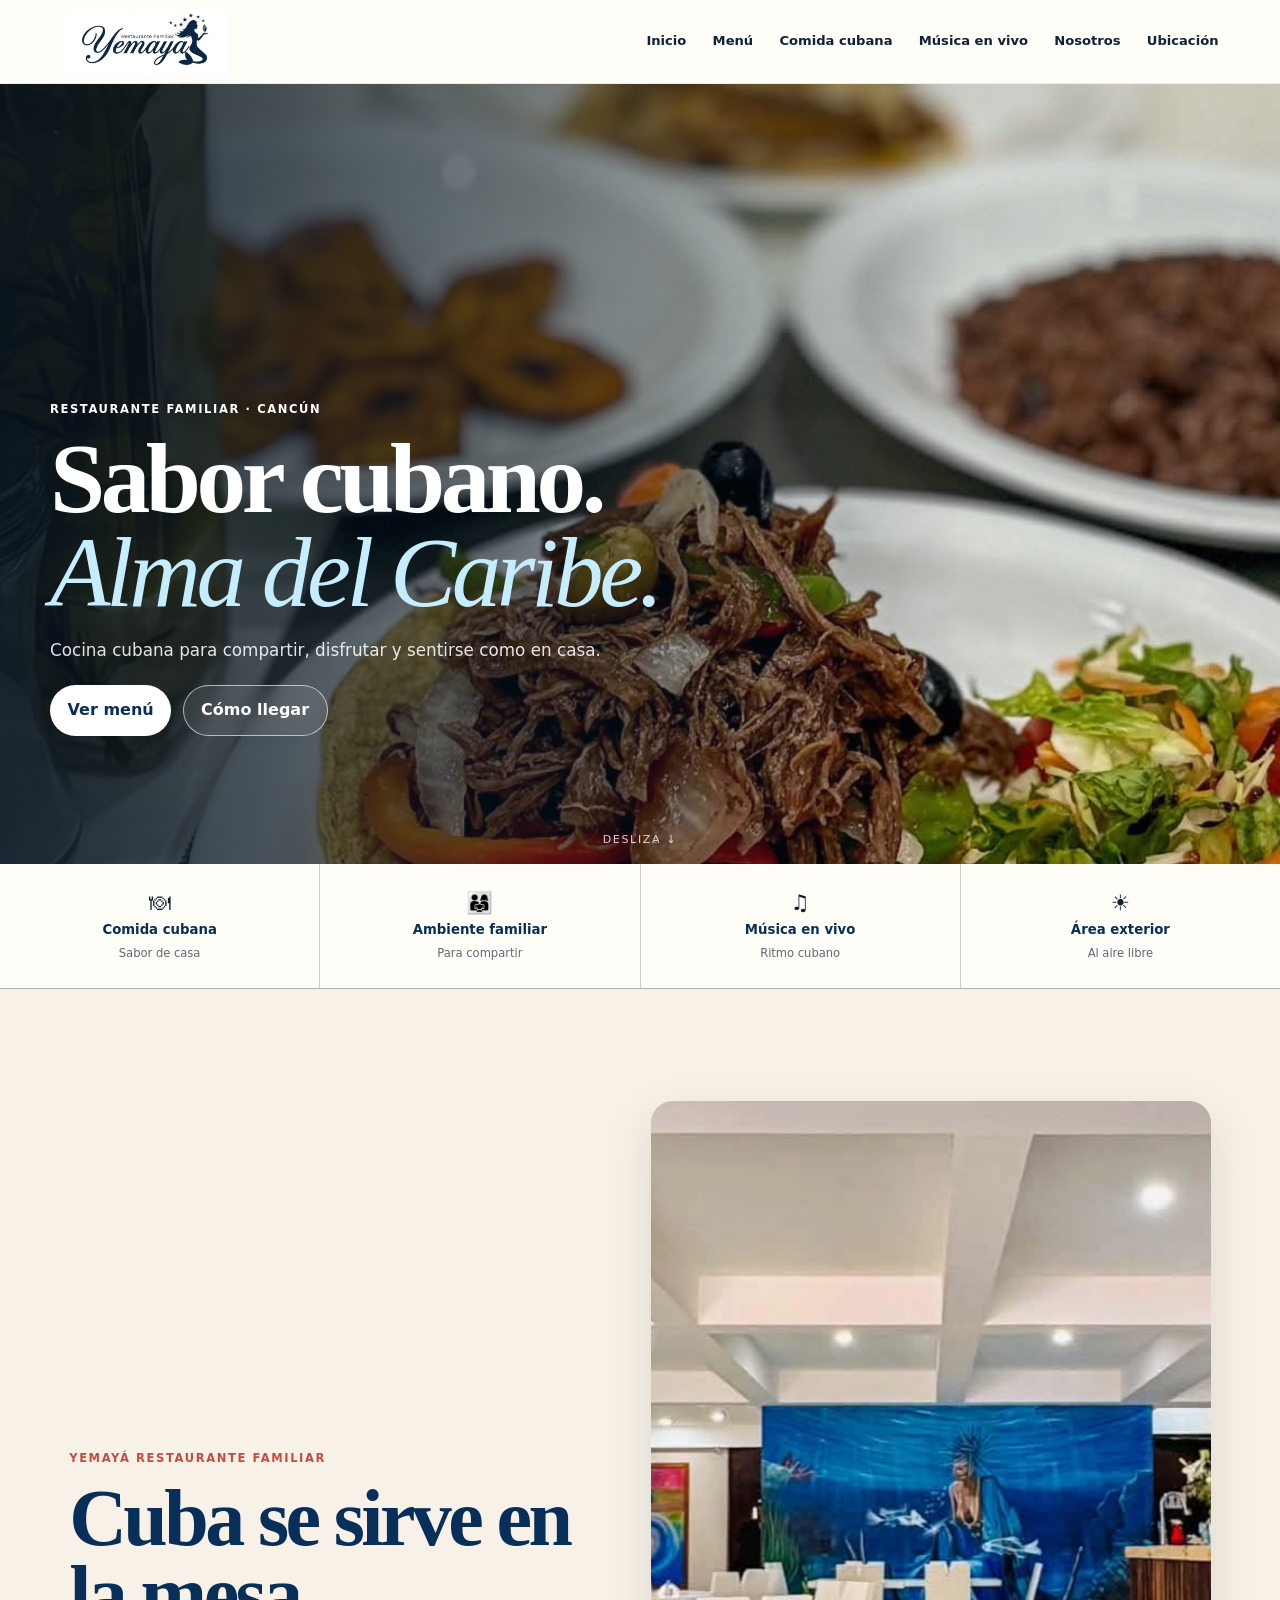
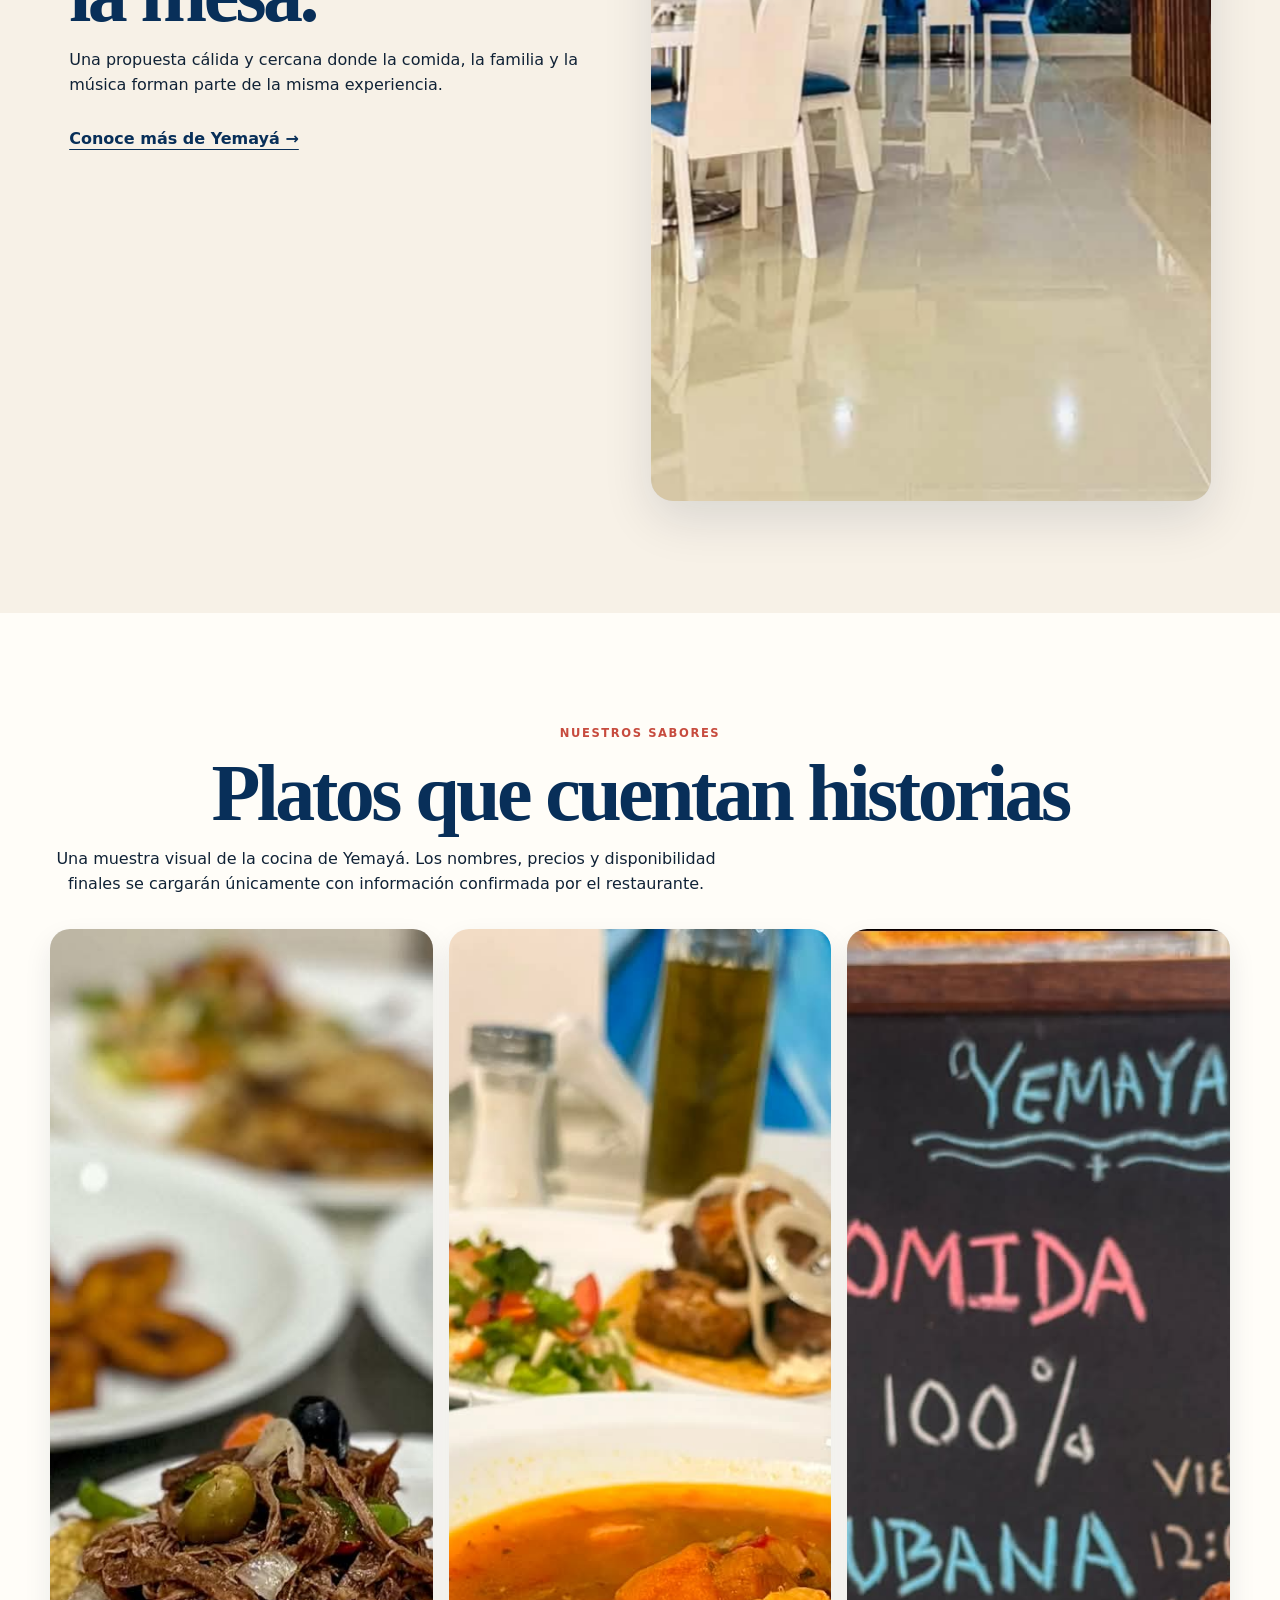
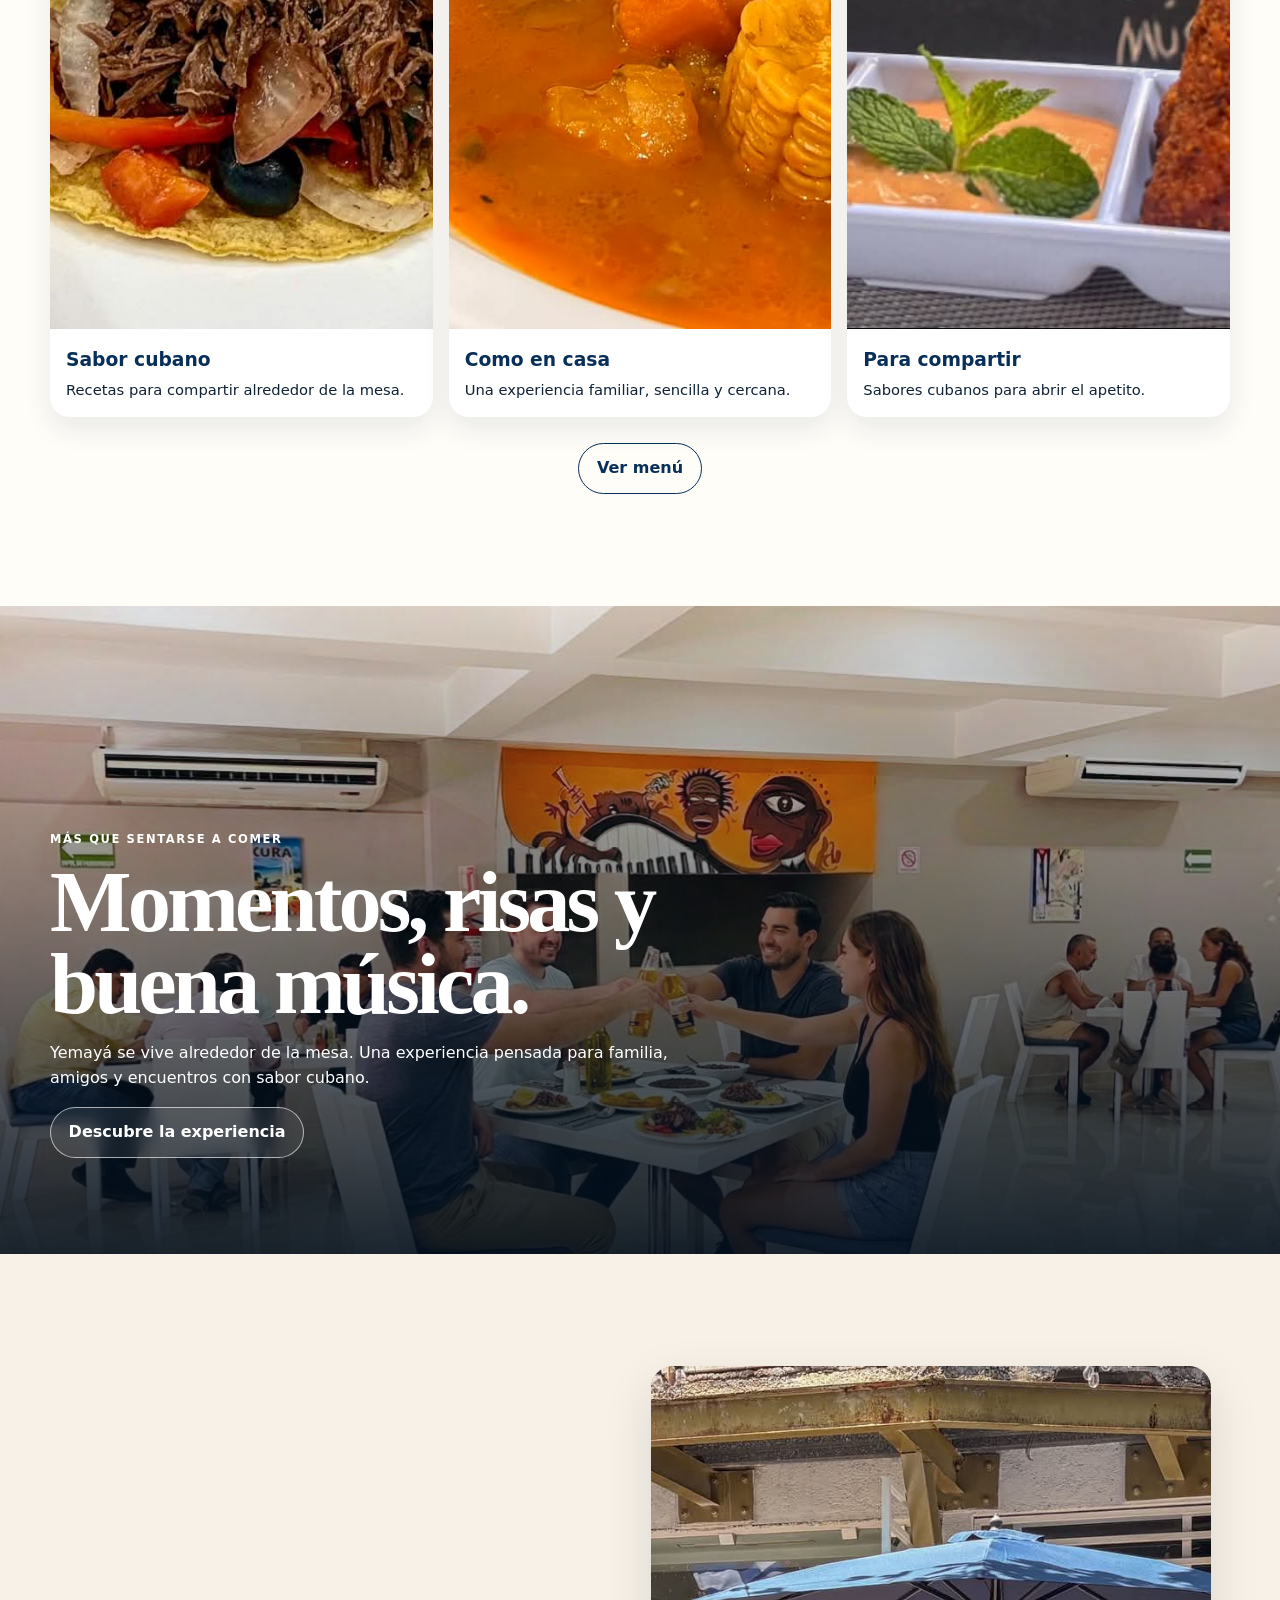
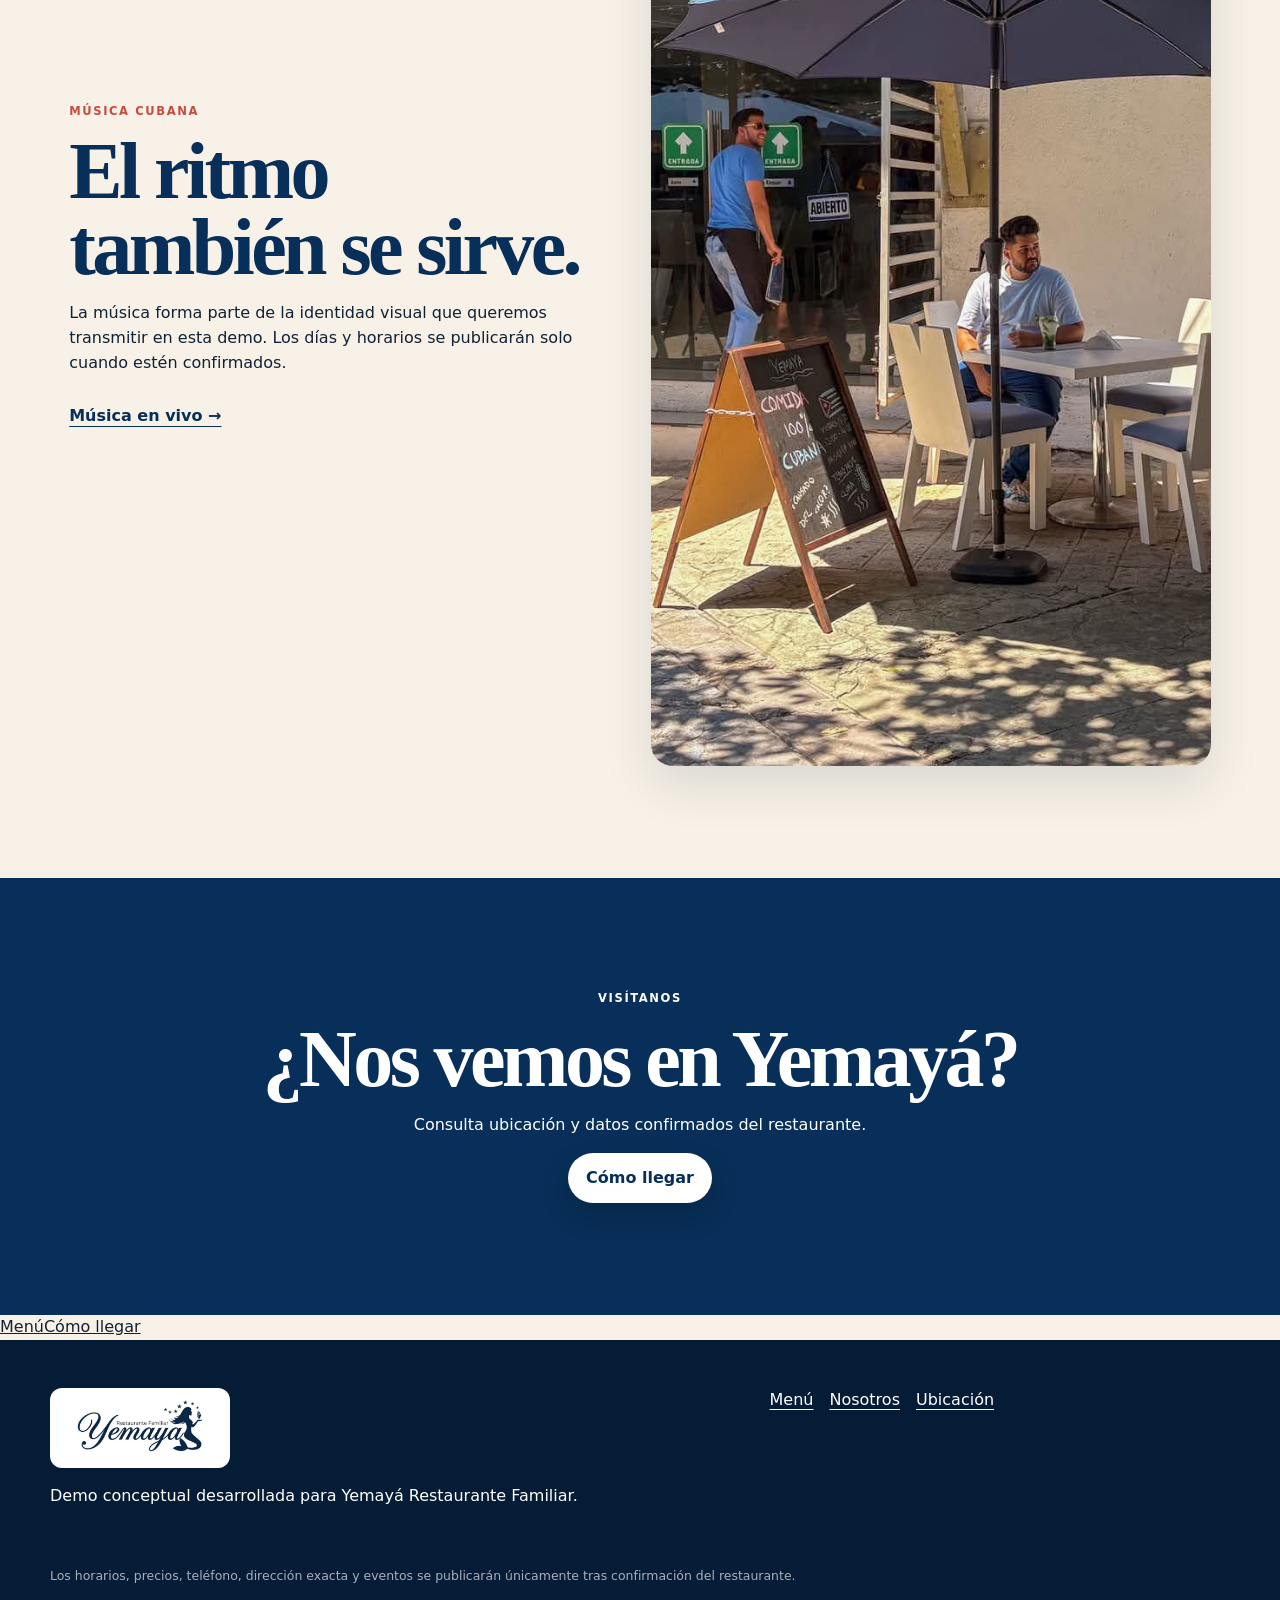
<file: index.html>
<!doctype html>
<html lang="es-MX">
<head>
  <meta charset="utf-8">
  <meta name="viewport" content="width=device-width,initial-scale=1,viewport-fit=cover">
  <meta name="robots" content="noindex,nofollow">
  <title>Comida cubana en Cancún | Yemayá Restaurante Familiar</title>
  <meta name="description" content="Demo de Yemayá Restaurante Familiar: cocina cubana, ambiente familiar y música en vivo en Cancún.">
  <link rel="canonical" href="https://yemaya.hacheinteractive.com/">
  <meta property="og:type" content="website">
  <meta property="og:title" content="Yemayá Restaurante Familiar | Comida cubana en Cancún">
  <meta property="og:description" content="Comida cubana, ambiente familiar y música en vivo en Cancún.">
  <meta property="og:url" content="https://yemaya.hacheinteractive.com/">
  <meta property="og:image" content="https://yemaya.hacheinteractive.com/assets/hero-comida-cubana.jpg">
  <meta name="theme-color" content="#082f59">
  <link rel="stylesheet" href="/styles.css">
  <script type="application/ld+json">{"@context":"https://schema.org","@type":"Restaurant","name":"Yemayá Restaurante Familiar","url":"https://yemaya.hacheinteractive.com/","image":"https://yemaya.hacheinteractive.com/assets/hero-comida-cubana.jpg","logo":"https://yemaya.hacheinteractive.com/assets/logo-yemaya-original.jpg","servesCuisine":["Cubana","Caribeña"],"areaServed":{"@type":"City","name":"Cancún"}}</script>
</head>
<body>
<a class="skip" href="#contenido">Saltar al contenido</a>
<header class="site-header" data-header>
  <a class="brand" href="/" aria-label="Yemayá, inicio"><img src="/assets/logo-yemaya-original.jpg" alt="Yemayá Restaurante Familiar" width="604" height="270"></a>
  <button class="menu-toggle" type="button" aria-expanded="false" aria-controls="main-nav" data-menu-toggle><span></span><span></span><span></span><span class="sr-only">Abrir menú</span></button>
  <nav class="nav" id="main-nav" data-nav aria-label="Navegación principal">
    <a href="/">Inicio</a><a href="/menu/">Menú</a><a href="/comida-cubana-cancun/">Comida cubana</a><a href="/musica-cubana-en-vivo/">Música en vivo</a><a href="/nosotros/">Nosotros</a><a href="/ubicacion/">Ubicación</a>
  </nav>
</header>
<main id="contenido">
<section class="hero" aria-labelledby="hero-title">
  <div class="hero-media"><img src="/assets/hero-comida-cubana.jpg" alt="Plato de cocina cubana servido en Yemayá" width="1000" height="1000" fetchpriority="high"></div><div class="hero-shade"></div>
  <div class="hero-copy reveal"><p class="eyebrow">Restaurante familiar · Cancún</p><h1 id="hero-title">Sabor cubano.<br><em>Alma del Caribe.</em></h1><p class="hero-lead">Cocina cubana para compartir, disfrutar y sentirse como en casa.</p><div class="hero-actions"><a class="button button-primary" href="/menu/">Ver menú</a><a class="button button-ghost" href="/ubicacion/">Cómo llegar</a></div></div>
  <a class="scroll-cue" href="#historia">Desliza ↓</a>
</section>
<section class="quick-facts" aria-label="Características de Yemayá"><div><span>🍽</span><strong>Comida cubana</strong><small>Sabor de casa</small></div><div><span>👨‍👩‍👧</span><strong>Ambiente familiar</strong><small>Para compartir</small></div><div><span>♫</span><strong>Música en vivo</strong><small>Ritmo cubano</small></div><div><span>☀</span><strong>Área exterior</strong><small>Al aire libre</small></div></section>
<section class="section-grid story" id="historia"><div class="story-copy reveal"><p class="eyebrow red">Yemayá Restaurante Familiar</p><h2>Cuba se sirve en la mesa.</h2><p>Una propuesta cálida y cercana donde la comida, la familia y la música forman parte de la misma experiencia.</p><a class="text-link" href="/nosotros/">Conoce más de Yemayá →</a></div><figure class="media-card reveal parallax-media"><img src="/assets/interior-yemaya.jpg" alt="Interior de Yemayá Restaurante Familiar en Cancún" width="1000" height="1000" loading="lazy" decoding="async"></figure></section>
<section class="flavours" aria-labelledby="sabores-title"><div class="section-heading reveal"><p class="eyebrow red">Nuestros sabores</p><h2 id="sabores-title">Platos que cuentan historias</h2><p>Una muestra visual de la cocina de Yemayá. Los nombres, precios y disponibilidad finales se cargarán únicamente con información confirmada por el restaurante.</p></div><div class="food-grid"><article class="food-card reveal"><div class="food-image"><img src="/assets/hero-comida-cubana.jpg" alt="Plato de cocina cubana de Yemayá" width="1000" height="1000" loading="lazy" decoding="async"></div><div class="food-body"><h3>Sabor cubano</h3><p>Recetas para compartir alrededor de la mesa.</p></div></article><article class="food-card reveal"><div class="food-image"><img src="/assets/sopa-cubana.jpg" alt="Sopa cubana servida en Yemayá" width="1000" height="1000" loading="lazy" decoding="async"></div><div class="food-body"><h3>Como en casa</h3><p>Una experiencia familiar, sencilla y cercana.</p></div></article><article class="food-card reveal"><div class="food-image"><img src="/assets/croquetas-cubanas.jpg" alt="Croquetas servidas en Yemayá" width="1000" height="1000" loading="lazy" decoding="async"></div><div class="food-body"><h3>Para compartir</h3><p>Sabores cubanos para abrir el apetito.</p></div></article></div><div class="center"><a class="button button-outline" href="/menu/">Ver menú</a></div></section>
<section class="experience"><div class="experience-image parallax-media"><img src="/assets/ambiente-familiar.jpg" alt="Clientes compartiendo en Yemayá" width="1000" height="1000" loading="lazy" decoding="async"></div><div class="experience-copy reveal"><p class="eyebrow">Más que sentarse a comer</p><h2>Momentos, risas y buena música.</h2><p>Yemayá se vive alrededor de la mesa. Una experiencia pensada para familia, amigos y encuentros con sabor cubano.</p><a class="button button-ghost" href="/musica-cubana-en-vivo/">Descubre la experiencia</a></div></section>
<section class="section-grid music"><div class="story-copy reveal"><p class="eyebrow red">Música cubana</p><h2>El ritmo también se sirve.</h2><p>La música forma parte de la identidad visual que queremos transmitir en esta demo. Los días y horarios se publicarán solo cuando estén confirmados.</p><a class="text-link" href="/musica-cubana-en-vivo/">Música en vivo →</a></div><figure class="media-card reveal"><img src="/assets/musica-cubana-vivo.jpg" alt="Músicos cubanos tocando en el exterior de Yemayá" width="1000" height="1000" loading="lazy" decoding="async"></figure></section>
<section class="visit"><div class="reveal"><p class="eyebrow">Visítanos</p><h2>¿Nos vemos en Yemayá?</h2><p>Consulta ubicación y datos confirmados del restaurante.</p><a class="button button-primary" href="/ubicacion/">Cómo llegar</a></div></section>
</main>
<nav class="mobile-cta" aria-label="Acciones rápidas"><a href="/menu/">Menú</a><a href="/ubicacion/">Cómo llegar</a></nav>
<footer class="footer"><div><img src="/assets/logo-yemaya-original.jpg" alt="Yemayá Restaurante Familiar" width="604" height="270"><p>Demo conceptual desarrollada para Yemayá Restaurante Familiar.</p></div><nav aria-label="Pie de página"><a href="/menu/">Menú</a><a href="/nosotros/">Nosotros</a><a href="/ubicacion/">Ubicación</a></nav><p class="fineprint">Los horarios, precios, teléfono, dirección exacta y eventos se publicarán únicamente tras confirmación del restaurante.</p></footer>
<script src="/app.js" defer></script>
</body></html>
</file>
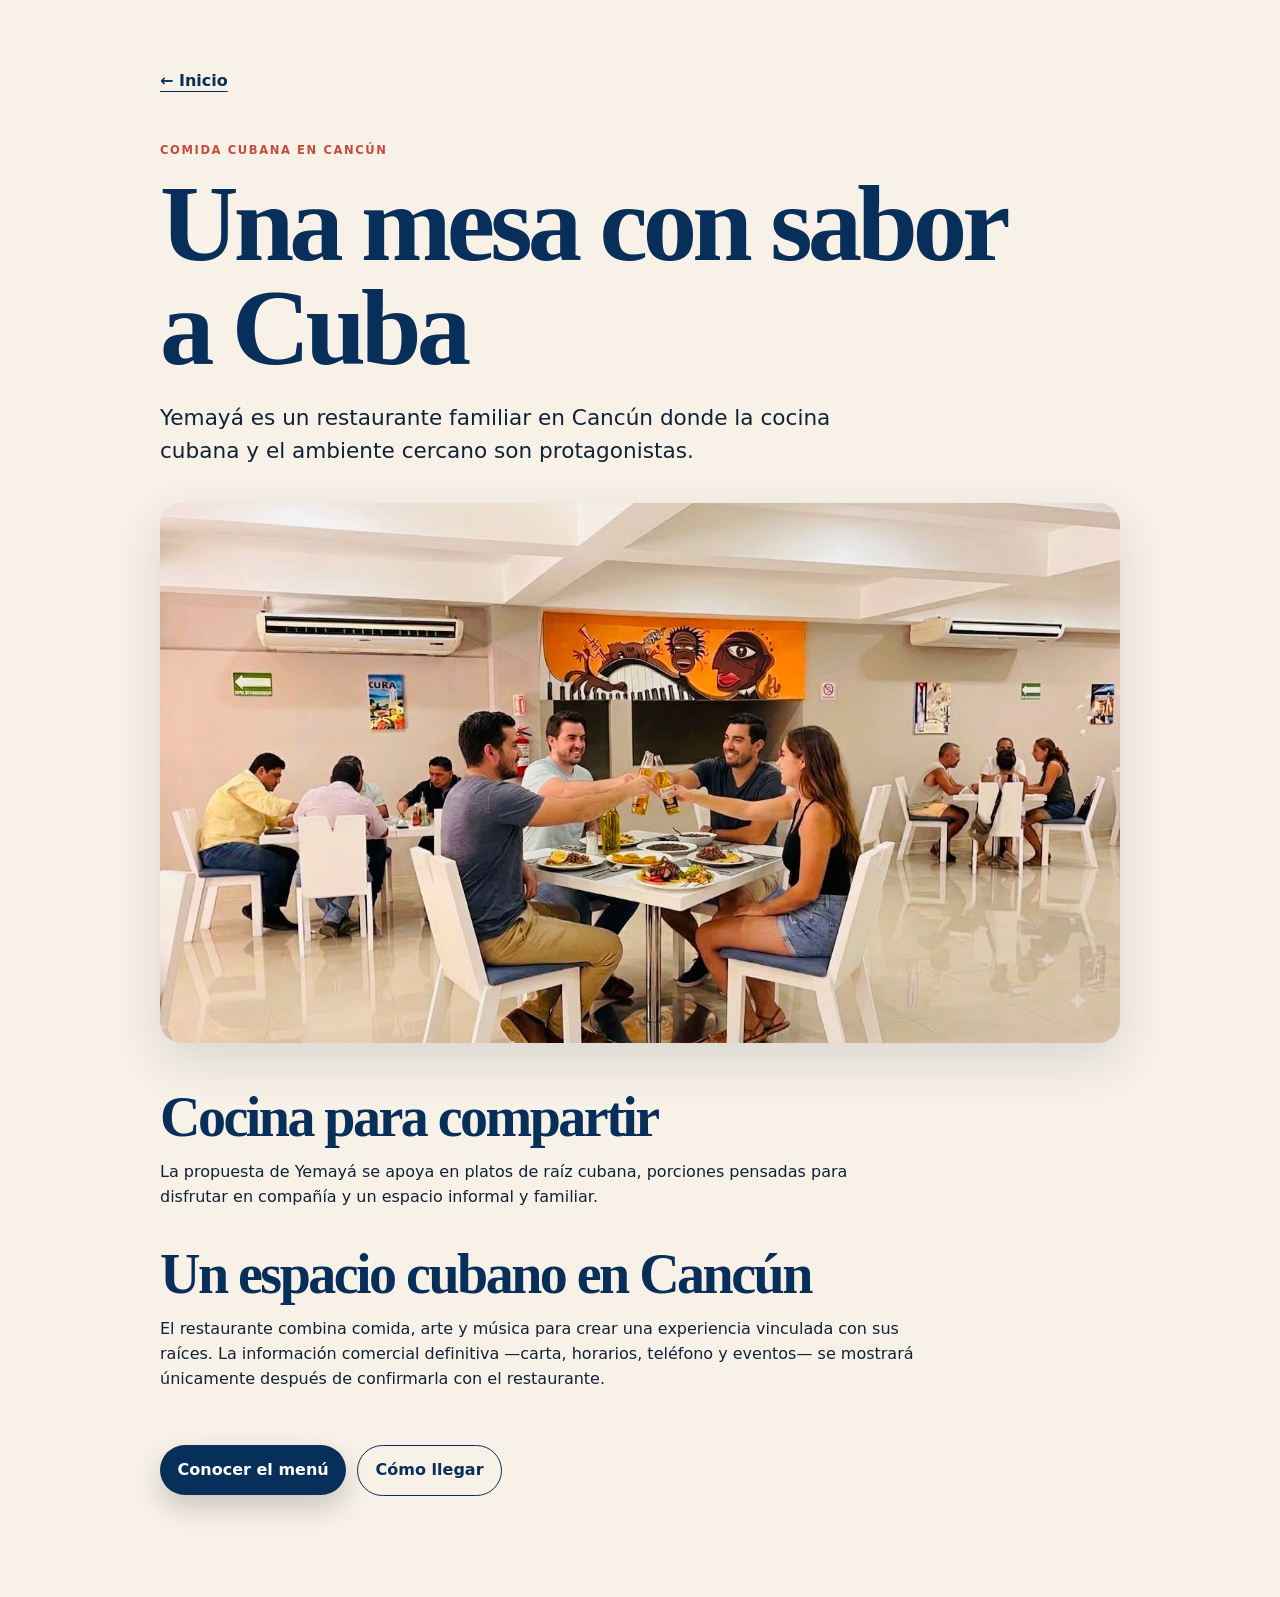
<file: comida-cubana-cancun/index.html>
<!doctype html><html lang="es-MX"><head><meta charset="utf-8"><meta name="viewport" content="width=device-width,initial-scale=1"><meta name="robots" content="noindex,nofollow"><title>Comida cubana en Cancún | Yemayá Restaurante Familiar</title><meta name="description" content="¿Buscas comida cubana en Cancún? Conoce Yemayá Restaurante Familiar: cocina cubana, ambiente familiar y una experiencia cercana al sabor de casa."><link rel="canonical" href="https://yemaya.hacheinteractive.com/comida-cubana-cancun/"><link rel="stylesheet" href="/styles.css"></head><body><main class="subpage"><a class="text-link" href="/">← Inicio</a><p class="eyebrow red">Comida cubana en Cancún</p><h1>Una mesa con sabor a Cuba</h1><p class="lead">Yemayá es un restaurante familiar en Cancún donde la cocina cubana y el ambiente cercano son protagonistas.</p><figure class="media-card"><img src="/assets/ambiente-familiar.jpg" alt="Familia y amigos compartiendo comida en Yemayá Restaurante Familiar en Cancún"></figure><section class="prose"><h2>Cocina para compartir</h2><p>La propuesta de Yemayá se apoya en platos de raíz cubana, porciones pensadas para disfrutar en compañía y un espacio informal y familiar.</p><h2>Un espacio cubano en Cancún</h2><p>El restaurante combina comida, arte y música para crear una experiencia vinculada con sus raíces. La información comercial definitiva —carta, horarios, teléfono y eventos— se mostrará únicamente después de confirmarla con el restaurante.</p></section><p><a class="button button-primary" href="/menu/">Conocer el menú</a> <a class="button button-outline" href="/ubicacion/">Cómo llegar</a></p></main></body></html>
</file>
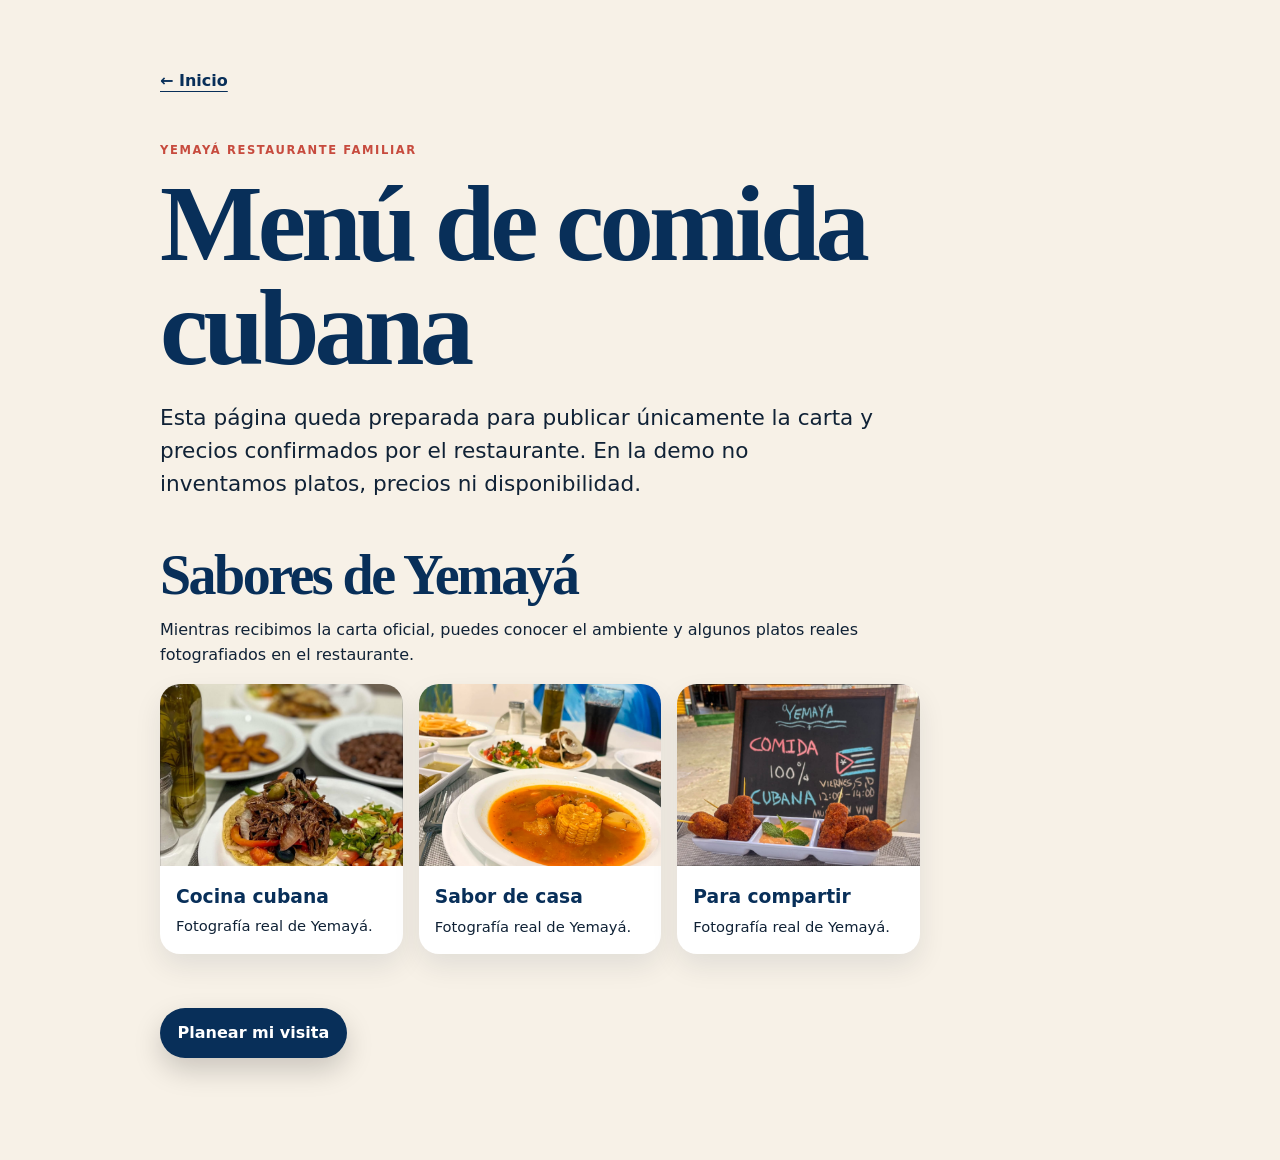
<file: menu/index.html>
<!doctype html><html lang="es-MX"><head><meta charset="utf-8"><meta name="viewport" content="width=device-width,initial-scale=1"><meta name="robots" content="noindex,nofollow"><title>Menú de comida cubana | Yemayá Cancún</title><meta name="description" content="Conoce el menú de Yemayá Restaurante Familiar en Cancún. Cocina cubana para compartir, con sabores caseros y platos preparados al estilo de casa."><link rel="canonical" href="https://yemaya.hacheinteractive.com/menu/"><link rel="stylesheet" href="/styles.css"></head><body><main class="subpage"><a class="text-link" href="/">← Inicio</a><p class="eyebrow red">Yemayá Restaurante Familiar</p><h1>Menú de comida cubana</h1><p class="lead">Esta página queda preparada para publicar únicamente la carta y precios confirmados por el restaurante. En la demo no inventamos platos, precios ni disponibilidad.</p><section class="menu-note"><h2>Sabores de Yemayá</h2><p>Mientras recibimos la carta oficial, puedes conocer el ambiente y algunos platos reales fotografiados en el restaurante.</p><div class="food-grid"><article class="food-card"><div class="food-image"><img src="/assets/hero-comida-cubana.jpg" alt="Plato de cocina cubana servido en Yemayá"></div><div class="food-body"><h3>Cocina cubana</h3><p>Fotografía real de Yemayá.</p></div></article><article class="food-card"><div class="food-image"><img src="/assets/sopa-cubana.jpg" alt="Sopa casera servida en Yemayá"></div><div class="food-body"><h3>Sabor de casa</h3><p>Fotografía real de Yemayá.</p></div></article><article class="food-card"><div class="food-image"><img src="/assets/croquetas-cubanas.jpg" alt="Croquetas servidas en Yemayá"></div><div class="food-body"><h3>Para compartir</h3><p>Fotografía real de Yemayá.</p></div></article></div></section><p><a class="button button-primary" href="/ubicacion/">Planear mi visita</a></p></main><script src="/app.js" defer></script></body></html>
</file>
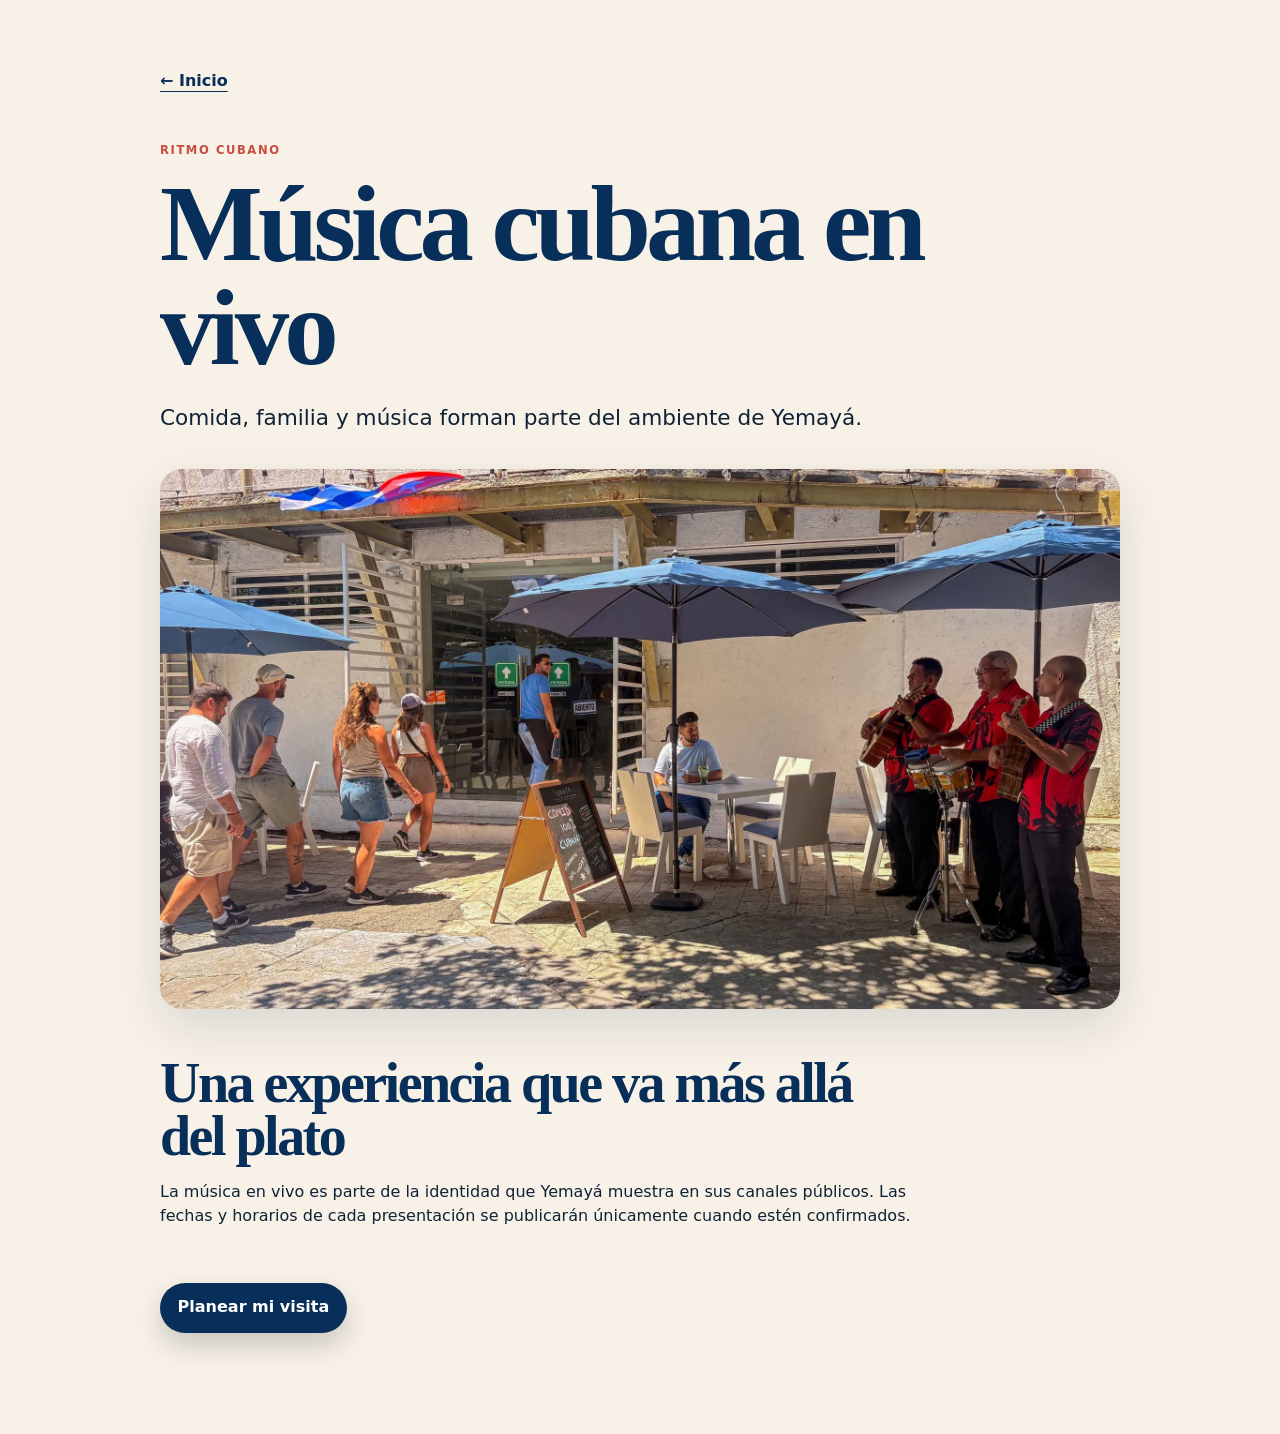
<file: musica-cubana-en-vivo/index.html>
<!doctype html><html lang="es-MX"><head><meta charset="utf-8"><meta name="viewport" content="width=device-width,initial-scale=1"><meta name="robots" content="noindex,nofollow"><title>Música cubana en vivo | Yemayá Cancún</title><meta name="description" content="Conoce el ambiente de Yemayá Restaurante Familiar y su propuesta de música cubana en vivo en Cancún. Consulta fechas confirmadas antes de tu visita."><link rel="canonical" href="https://yemaya.hacheinteractive.com/musica-cubana-en-vivo/"><link rel="stylesheet" href="/styles.css"></head><body><main class="subpage"><a class="text-link" href="/">← Inicio</a><p class="eyebrow red">Ritmo cubano</p><h1>Música cubana en vivo</h1><p class="lead">Comida, familia y música forman parte del ambiente de Yemayá.</p><figure class="media-card"><img src="/assets/musica-cubana-vivo.jpg" alt="Músicos cubanos tocando en vivo en el exterior de Yemayá Restaurante Familiar en Cancún"></figure><section class="prose"><h2>Una experiencia que va más allá del plato</h2><p>La música en vivo es parte de la identidad que Yemayá muestra en sus canales públicos. Las fechas y horarios de cada presentación se publicarán únicamente cuando estén confirmados.</p></section><p><a class="button button-primary" href="/ubicacion/">Planear mi visita</a></p></main></body></html>
</file>
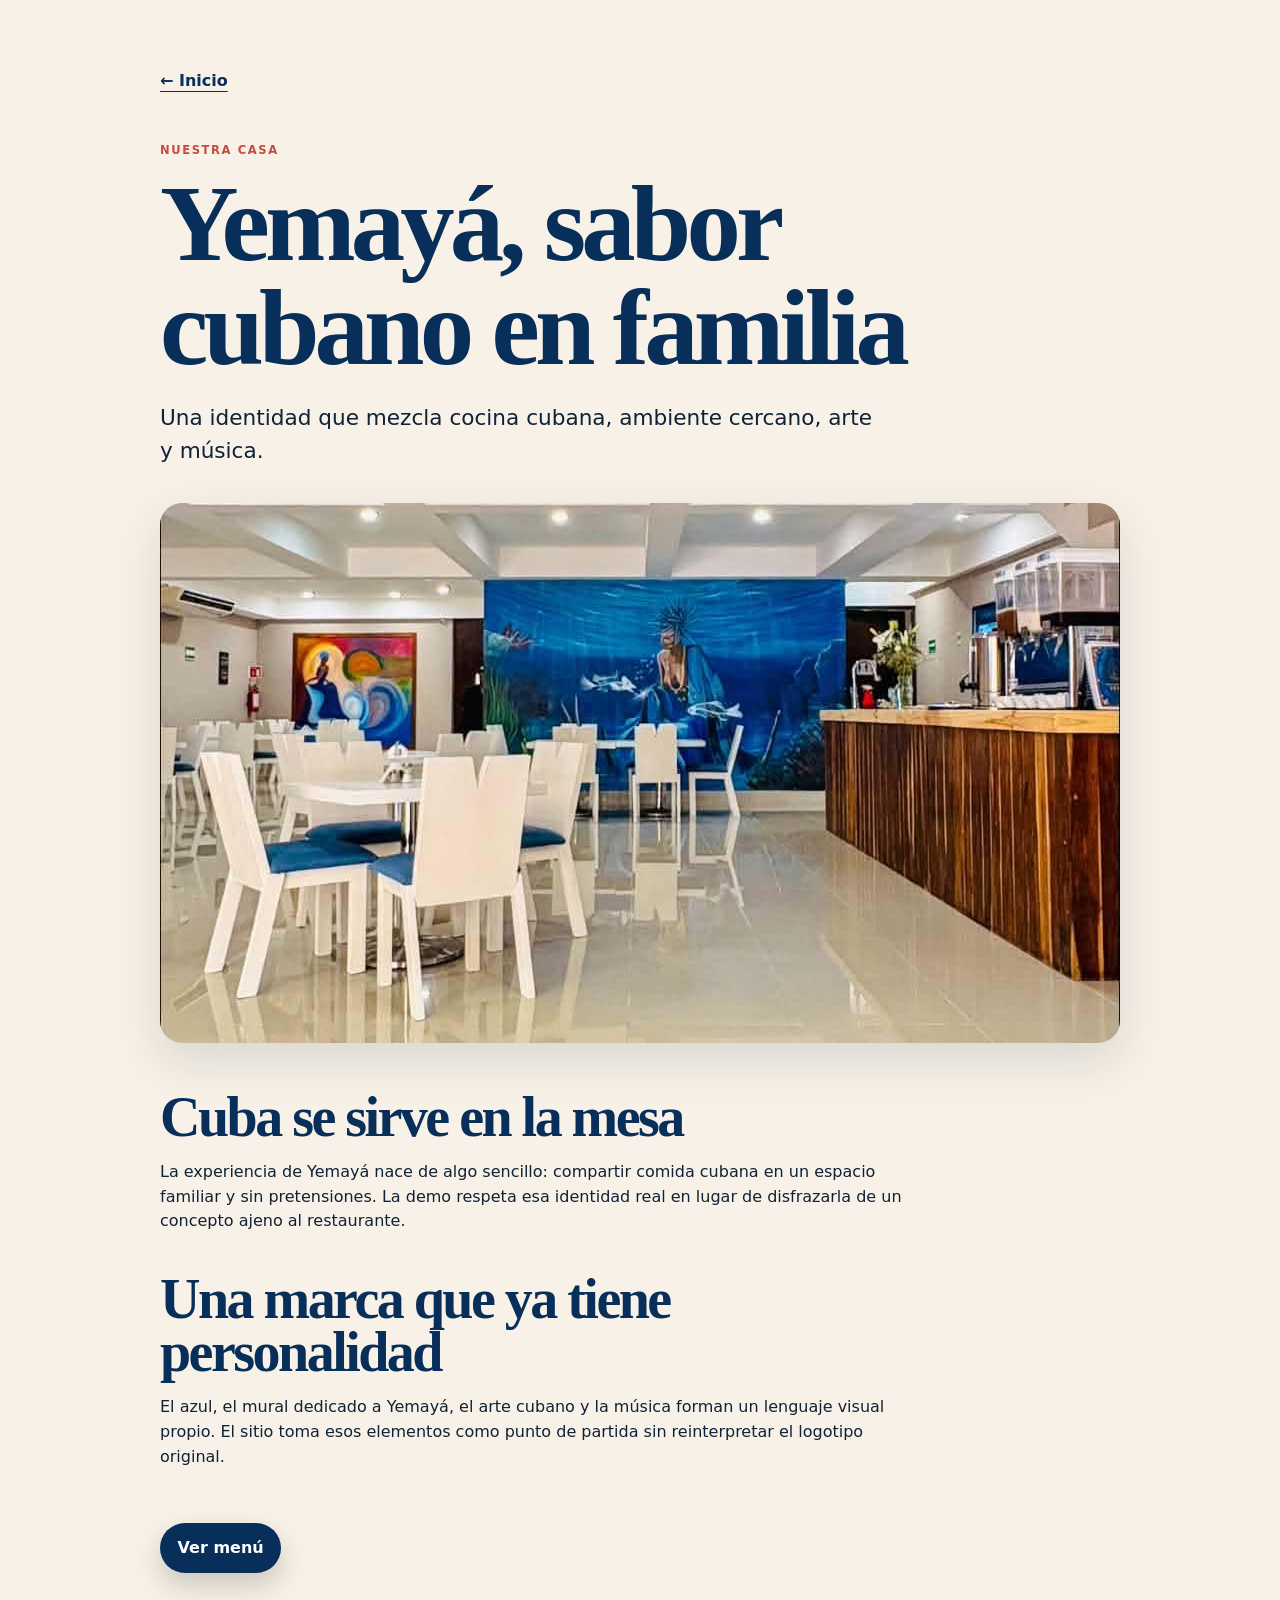
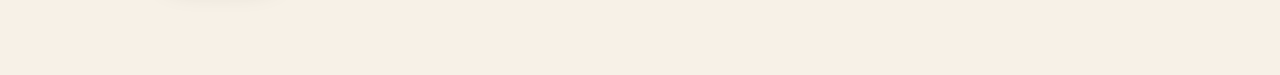
<file: nosotros/index.html>
<!doctype html><html lang="es-MX"><head><meta charset="utf-8"><meta name="viewport" content="width=device-width,initial-scale=1"><meta name="robots" content="noindex,nofollow"><title>Yemayá Restaurante Familiar | Nuestra historia</title><meta name="description" content="Conoce Yemayá Restaurante Familiar, una propuesta de comida cubana en Cancún con ambiente familiar, arte, música y sabor de casa."><link rel="canonical" href="https://yemaya.hacheinteractive.com/nosotros/"><link rel="stylesheet" href="/styles.css"></head><body><main class="subpage"><a class="text-link" href="/">← Inicio</a><p class="eyebrow red">Nuestra casa</p><h1>Yemayá, sabor cubano en familia</h1><p class="lead">Una identidad que mezcla cocina cubana, ambiente cercano, arte y música.</p><figure class="media-card"><img src="/assets/interior-yemaya.jpg" alt="Interior de Yemayá Restaurante Familiar con mural azul inspirado en Yemayá"></figure><section class="prose"><h2>Cuba se sirve en la mesa</h2><p>La experiencia de Yemayá nace de algo sencillo: compartir comida cubana en un espacio familiar y sin pretensiones. La demo respeta esa identidad real en lugar de disfrazarla de un concepto ajeno al restaurante.</p><h2>Una marca que ya tiene personalidad</h2><p>El azul, el mural dedicado a Yemayá, el arte cubano y la música forman un lenguaje visual propio. El sitio toma esos elementos como punto de partida sin reinterpretar el logotipo original.</p></section><p><a class="button button-primary" href="/menu/">Ver menú</a></p></main></body></html>
</file>
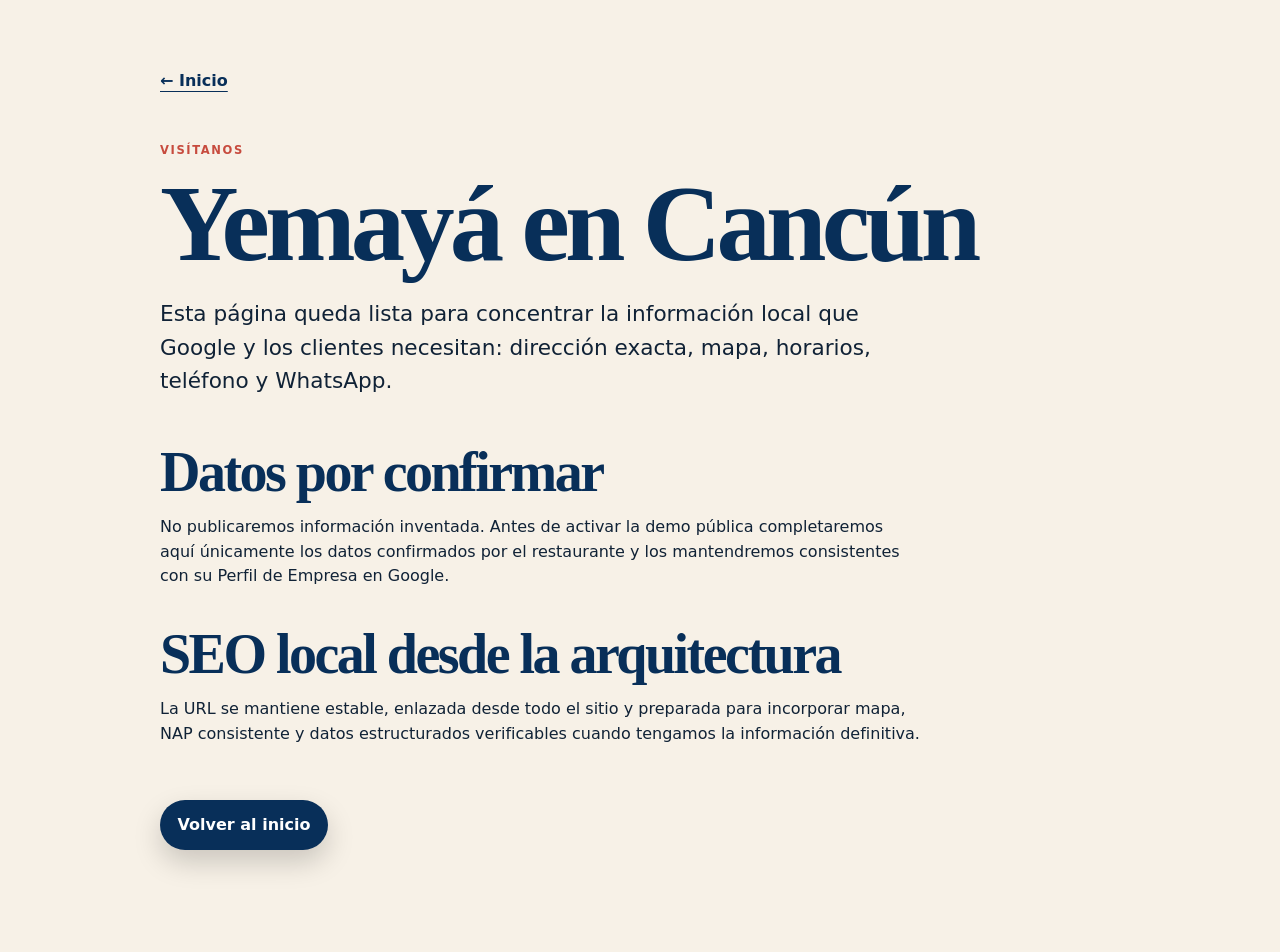
<file: ubicacion/index.html>
<!doctype html><html lang="es-MX"><head><meta charset="utf-8"><meta name="viewport" content="width=device-width,initial-scale=1"><title>Ubicación de Yemayá Restaurante Familiar | Cancún</title><meta name="description" content="Consulta la ubicación, horarios y datos de contacto de Yemayá Restaurante Familiar en Cancún. Información comercial sujeta a confirmación del restaurante."><link rel="canonical" href="https://yemaya.hacheinteractive.com/ubicacion/"><link rel="stylesheet" href="/styles.css"></head><body><main class="subpage"><a class="text-link" href="/">← Inicio</a><p class="eyebrow red">Visítanos</p><h1>Yemayá en Cancún</h1><p class="lead">Esta página queda lista para concentrar la información local que Google y los clientes necesitan: dirección exacta, mapa, horarios, teléfono y WhatsApp.</p><section class="prose"><h2>Datos por confirmar</h2><p>No publicaremos información inventada. Antes de activar la demo pública completaremos aquí únicamente los datos confirmados por el restaurante y los mantendremos consistentes con su Perfil de Empresa en Google.</p><h2>SEO local desde la arquitectura</h2><p>La URL se mantiene estable, enlazada desde todo el sitio y preparada para incorporar mapa, NAP consistente y datos estructurados verificables cuando tengamos la información definitiva.</p></section><p><a class="button button-primary" href="/">Volver al inicio</a></p></main></body></html>
</file>
<file: styles.css>
:root{--navy:#082f59;--navy-2:#041c36;--cream:#f7f1e7;--paper:#fffdf8;--ink:#102236;--red:#c74b3e;--sky:#69c8ee;--line:rgba(8,47,89,.18);--shadow:0 18px 50px rgba(6,28,51,.12);--radius:22px;--max:1180px}*{box-sizing:border-box}html{scroll-behavior:smooth}body{margin:0;color:var(--ink);background:var(--cream);font-family:Inter,ui-sans-serif,system-ui,-apple-system,BlinkMacSystemFont,"Segoe UI",sans-serif;line-height:1.55}img{display:block;max-width:100%}a{color:inherit}.skip{position:fixed;left:1rem;top:-5rem;background:#fff;padding:.8rem 1rem;z-index:999}.skip:focus{top:1rem}.sr-only{position:absolute;width:1px;height:1px;padding:0;margin:-1px;overflow:hidden;clip:rect(0,0,0,0);white-space:nowrap;border:0}.site-header{position:sticky;top:0;z-index:100;display:flex;align-items:center;justify-content:space-between;min-height:76px;padding:.55rem 1rem;background:rgba(255,253,248,.94);backdrop-filter:blur(16px);border-bottom:1px solid rgba(8,47,89,.08);transition:.28s ease}.site-header.is-scrolled{min-height:64px;box-shadow:0 10px 30px rgba(6,28,51,.08)}.brand{width:148px;display:block}.brand img{width:100%;height:54px;object-fit:contain;object-position:center}.menu-toggle{width:46px;height:46px;border:0;background:transparent;display:grid;place-content:center;gap:5px;padding:0}.menu-toggle span:not(.sr-only){display:block;width:25px;height:2px;background:var(--navy);transition:.25s ease}.menu-toggle[aria-expanded=true] span:nth-child(1){transform:translateY(7px) rotate(45deg)}.menu-toggle[aria-expanded=true] span:nth-child(2){opacity:0}.menu-toggle[aria-expanded=true] span:nth-child(3){transform:translateY(-7px) rotate(-45deg)}.nav{position:fixed;inset:76px 0 auto 0;padding:1.1rem 1rem 1.4rem;background:var(--paper);display:grid;gap:.2rem;border-bottom:1px solid var(--line);box-shadow:var(--shadow);transform:translateY(-130%);opacity:0;pointer-events:none;transition:.3s ease}.nav.is-open{transform:none;opacity:1;pointer-events:auto}.nav a{text-decoration:none;padding:.9rem 1rem;border-radius:12px;font-weight:700}.nav a:hover,.nav a:focus-visible{background:rgba(8,47,89,.06)}.nav-cta{background:var(--navy)!important;color:white;text-align:center}.hero{position:relative;min-height:calc(100svh - 76px);display:flex;align-items:flex-end;overflow:hidden;background:var(--navy-2);color:white}.hero-media,.hero-shade{position:absolute;inset:0}.hero-media img{width:100%;height:100%;object-fit:cover;object-position:55% center;transform:scale(1.035);animation:heroBreath 14s ease-in-out infinite alternate}.hero-shade{background:linear-gradient(180deg,rgba(3,17,31,.18) 12%,rgba(3,17,31,.42) 48%,rgba(3,17,31,.92) 100%)}.hero-copy{position:relative;z-index:2;padding:2rem 1.25rem 6rem;max-width:760px}.eyebrow{text-transform:uppercase;letter-spacing:.14em;font-size:.72rem;font-weight:850;margin:0 0 .8rem}.eyebrow.red{color:var(--red)}h1,h2{font-family:Georgia,"Times New Roman",serif;letter-spacing:-.045em;line-height:.95;margin:.25rem 0 1rem}h1{font-size:clamp(3rem,13vw,6.2rem)}h1 em{font-weight:400;color:#c6ecff}.hero-lead{font-size:1.05rem;max-width:38rem;color:rgba(255,255,255,.88)}.hero-actions{display:flex;gap:.7rem;flex-wrap:wrap;margin-top:1.4rem}.button{display:inline-flex;align-items:center;justify-content:center;min-height:50px;padding:.75rem 1.1rem;border-radius:999px;text-decoration:none;font-weight:800;transition:transform .18s ease,box-shadow .18s ease,background .18s ease}.button:active{transform:scale(.98)}.button-primary{background:var(--navy);color:#fff;box-shadow:0 12px 28px rgba(0,0,0,.18)}.hero .button-primary{background:#fff;color:var(--navy)}.button-ghost{border:1px solid rgba(255,255,255,.62);color:white;background:rgba(255,255,255,.08);backdrop-filter:blur(8px)}.button-outline{border:1px solid var(--navy);color:var(--navy)}.scroll-cue{position:absolute;bottom:1rem;left:50%;z-index:2;transform:translateX(-50%);color:white;font-size:.69rem;text-transform:uppercase;letter-spacing:.15em;text-decoration:none;opacity:.8}.quick-facts{display:grid;grid-template-columns:1fr 1fr;gap:1px;background:var(--line);border-bottom:1px solid var(--line)}.quick-facts>div{background:var(--paper);padding:1.1rem .9rem;text-align:center}.quick-facts span{font-size:1.35rem;display:block}.quick-facts strong{display:block;font-size:.83rem;color:var(--navy)}.quick-facts small{font-size:.72rem;opacity:.67}.section-grid,.flavours,.visit{padding:4.8rem 1.2rem}.story{max-width:var(--max);margin:auto}.story-copy h2,.section-heading h2,.visit h2{font-size:clamp(2.7rem,10vw,5rem);color:var(--navy)}.story-copy p:not(.eyebrow),.section-heading p:not(.eyebrow){max-width:42rem}.text-link{display:inline-flex;gap:.6rem;margin-top:.8rem;font-weight:850;color:var(--navy);text-underline-offset:5px}.media-card{margin:2rem 0 0;border-radius:var(--radius);overflow:hidden;box-shadow:var(--shadow);background:#ddd}.media-card img{width:100%;aspect-ratio:4/3;object-fit:cover}.flavours{background:var(--paper)}.section-heading{max-width:var(--max);margin:0 auto 2rem;text-align:center}.food-grid{display:grid;gap:1rem;max-width:var(--max);margin:auto}.food-card{border-radius:20px;overflow:hidden;background:#fff;box-shadow:0 12px 28px rgba(6,28,51,.09);transition:transform .22s ease,box-shadow .22s ease}.food-card:hover{transform:translateY(-4px);box-shadow:0 20px 44px rgba(6,28,51,.14)}.food-image{overflow:hidden}.food-card img{width:100%;aspect-ratio:4/3;object-fit:cover;transition:transform .6s cubic-bezier(.2,.7,.2,1)}.food-card:hover img{transform:scale(1.045)}.food-body{padding:1rem}.food-body h3{margin:0 0 .3rem;color:var(--navy)}.food-body p{margin:0;font-size:.92rem}.center{text-align:center;margin-top:1.6rem}.experience{position:relative;min-height:72svh;display:flex;align-items:flex-end;color:#fff;overflow:hidden;background:var(--navy)}.experience-image{position:absolute;inset:0}.experience-image img{width:100%;height:115%;object-fit:cover;object-position:center}.experience:after{content:"";position:absolute;inset:0;background:linear-gradient(180deg,rgba(3,17,31,.08),rgba(3,17,31,.9))}.experience-copy{position:relative;z-index:2;padding:4rem 1.2rem;max-width:720px}.experience-copy h2{font-size:clamp(2.7rem,11vw,5.4rem)}.music{max-width:var(--max);margin:auto}.reverse .media-card{order:0}.visit{text-align:center;background:var(--navy);color:white}.visit h2{color:white}.visit p{max-width:40rem;margin-inline:auto}.visit .button-primary{background:white;color:var(--navy)}.footer{background:var(--navy-2);color:#fff;padding:2.5rem 1.2rem;display:grid;gap:1.8rem}.footer img{width:180px;height:80px;object-fit:contain;background:white;border-radius:12px;padding:.35rem}.footer nav{display:flex;gap:1rem;flex-wrap:wrap}.footer nav a{text-underline-offset:4px}.fineprint{opacity:.65;font-size:.78rem}.reveal{opacity:0;transform:translateY(26px);transition:opacity .7s ease,transform .7s cubic-bezier(.2,.65,.2,1)}.reveal.is-visible{opacity:1;transform:none}.subpage{width:min(100% - 2.2rem,960px);margin:auto;padding:2rem 0 5rem}.subpage>.text-link{margin-bottom:3rem}.subpage h1{color:var(--navy);font-size:clamp(3.2rem,12vw,6.8rem);max-width:900px}.subpage .lead{font-size:clamp(1.05rem,3.8vw,1.35rem);max-width:720px;margin-bottom:2rem}.subpage .media-card{margin:2.2rem 0}.subpage .media-card img{aspect-ratio:16/9}.prose,.menu-note{margin:3rem 0;max-width:760px}.prose h2,.menu-note h2{color:var(--navy);font-size:clamp(2rem,7vw,3.5rem);margin-top:2.4rem}.subpage .button{margin:.35rem .35rem .35rem 0}@keyframes heroBreath{from{transform:scale(1.035)}to{transform:scale(1.095)}}@media(prefers-reduced-motion:reduce){html{scroll-behavior:auto}.hero-media img{animation:none}.reveal{opacity:1;transform:none;transition:none}.food-card,.food-card img,.site-header{transition:none}}@media(min-width:760px){.quick-facts{grid-template-columns:repeat(4,1fr)}.section-grid{display:grid;grid-template-columns:1fr 1.08fr;align-items:center;gap:4rem}.media-card{margin:0}.food-grid{grid-template-columns:repeat(3,1fr)}.footer{grid-template-columns:1.2fr .8fr;align-items:start}.fineprint{grid-column:1/-1}.subpage{padding-top:3.5rem}}@media(min-width:980px){.site-header{padding:.45rem max(2rem,calc((100vw - var(--max))/2));height:84px}.brand{width:190px}.brand img{height:66px}.menu-toggle{display:none}.nav{position:static;inset:auto;display:flex;align-items:center;padding:0;background:transparent;box-shadow:none;border:0;transform:none;opacity:1;pointer-events:auto;gap:.2rem}.nav a{padding:.7rem .72rem;font-size:.82rem}.nav-cta{padding-inline:1.1rem!important}.hero{min-height:780px}.hero-copy{padding-left:max(2rem,calc((100vw - var(--max))/2));padding-bottom:8rem}.hero-shade{background:linear-gradient(90deg,rgba(3,17,31,.88) 0%,rgba(3,17,31,.52) 42%,rgba(3,17,31,.08) 75%)}.hero-media img{object-position:center 48%}.section-grid,.flavours,.visit{padding-block:7rem}.quick-facts>div{padding:1.4rem}.experience-copy{padding-left:max(2rem,calc((100vw - var(--max))/2));padding-bottom:6rem}.reverse .media-card{order:2}.footer{padding:3rem max(2rem,calc((100vw - var(--max))/2))}}
</file>
